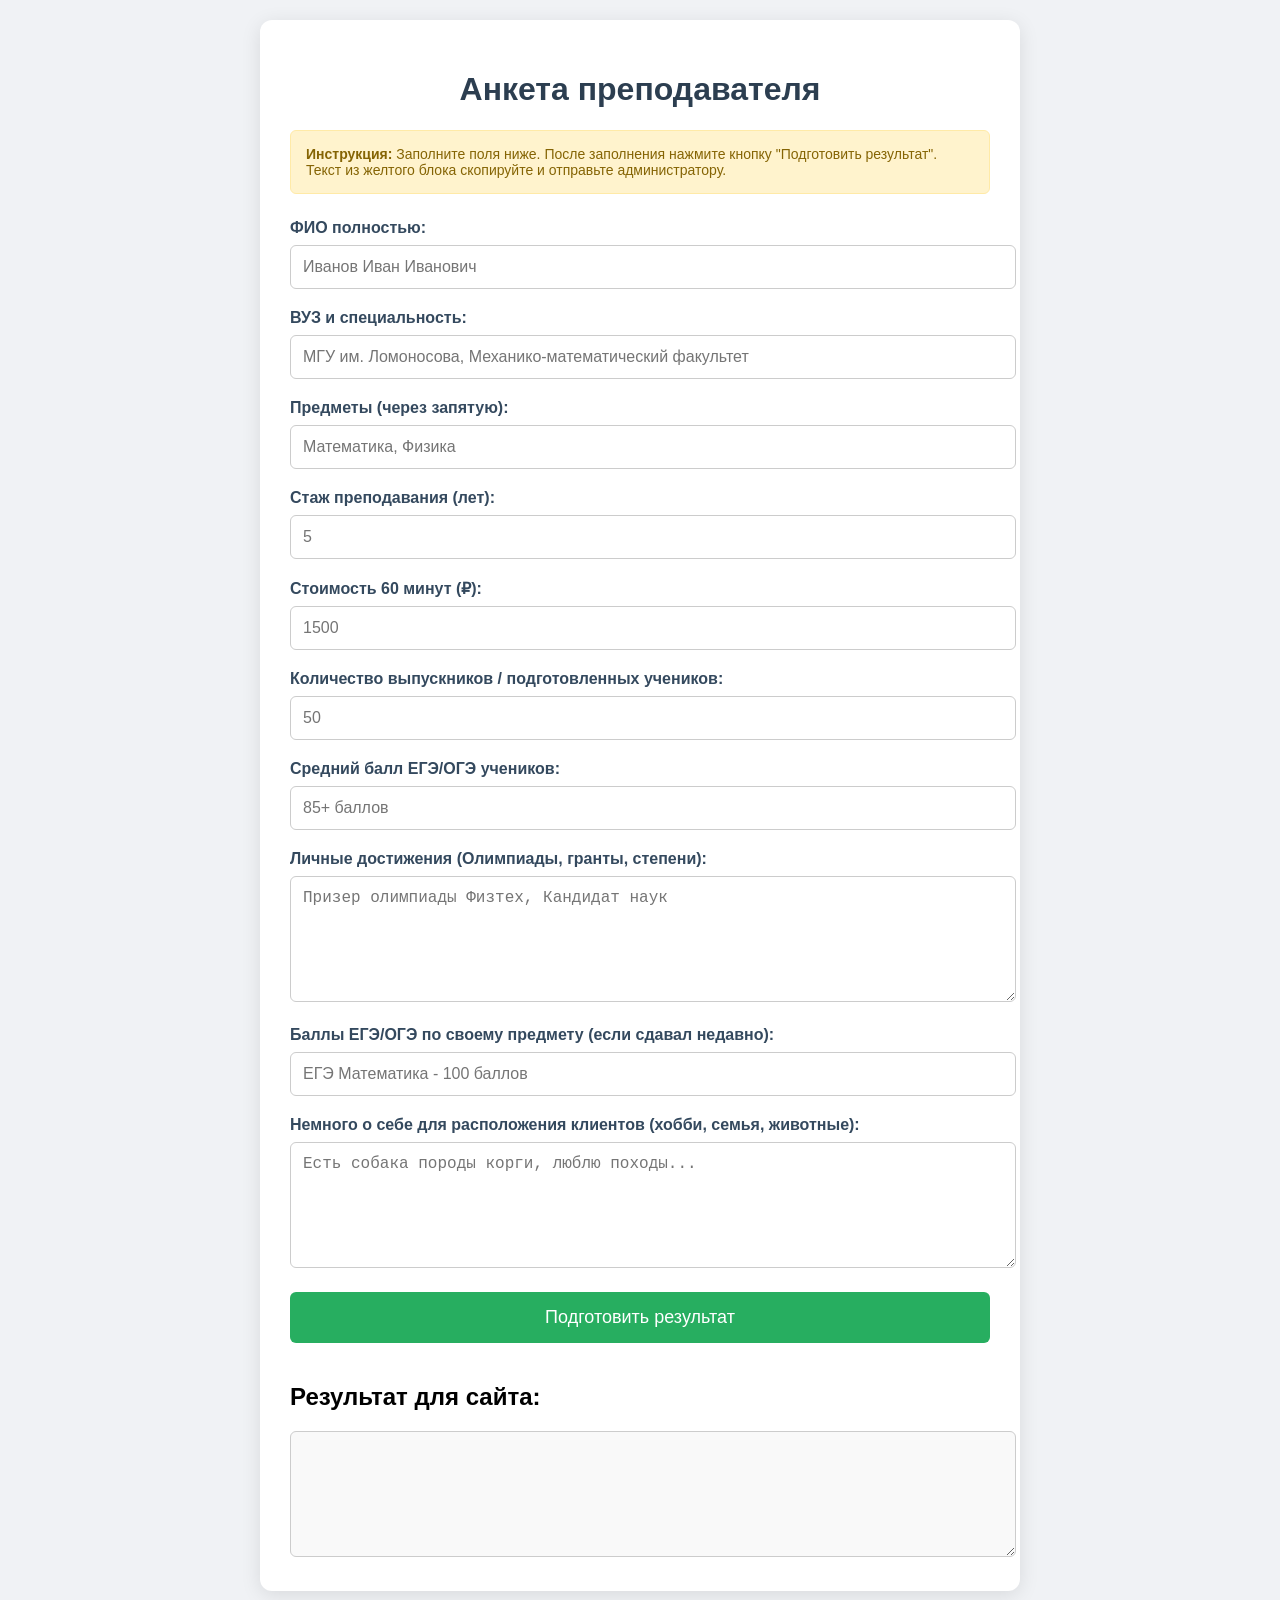
<file: application_form.html>
<!DOCTYPE html>
<html lang="ru">
<head>
    <meta charset="UTF-8">
    <title>Анкета преподавателя</title>
    <style>
        body { font-family: 'Segoe UI', Tahoma, Geneva, Verdana, sans-serif; background: #f0f2f5; margin: 0; padding: 20px; }
        .wrapper { max-width: 700px; margin: auto; background: #fff; padding: 30px; border-radius: 12px; box-shadow: 0 4px 20px rgba(0,0,0,0.1); }
        h1 { text-align: center; color: #2c3e50; }
        .form-group { margin-bottom: 20px; }
        label { display: block; margin-bottom: 8px; font-weight: bold; color: #34495e; }
        input[type="text"], input[type="number"], select, textarea {
            width: 100%; padding: 12px; border: 1px solid #ccc; border-radius: 6px; font-size: 16px;
        }
        textarea { resize: vertical; min-height: 100px; }
        button { 
            width: 100%; padding: 15px; background: #27ae60; color: white; border: none; 
            font-size: 18px; border-radius: 6px; cursor: pointer; transition: 0.3s; 
        }
        button:hover { background: #229953; }
        .instructions { background: #fff3cd; border: 1px solid #ffeaa7; color: #856404; padding: 15px; border-radius: 6px; margin-bottom: 25px; font-size: 14px; }
    </style>
</head>
<body>
    <div class="wrapper">
        <h1>Анкета преподавателя</h1>
        <div class="instructions">
            <strong>Инструкция:</strong> Заполните поля ниже. После заполнения нажмите кнопку "Подготовить результат". Текст из желтого блока скопируйте и отправьте администратору.
        </div>

        <!-- Блок ввода данных -->
        <div class="form-group">
            <label>ФИО полностью:</label>
            <input type="text" id="name" placeholder="Иванов Иван Иванович">
        </div>
        <div class="form-group">
            <label>ВУЗ и специальность:</label>
            <input type="text" id="university" placeholder="МГУ им. Ломоносова, Механико-математический факультет">
        </div>
        <div class="form-group">
            <label>Предметы (через запятую):</label>
            <input type="text" id="subjects" placeholder="Математика, Физика">
        </div>
        <div class="form-group">
            <label>Стаж преподавания (лет):</label>
            <input type="number" id="experience" placeholder="5">
        </div>
        <div class="form-group">
            <label>Стоимость 60 минут (₽):</label>
            <input type="number" id="price" placeholder="1500">
        </div>
        <div class="form-group">
            <label>Количество выпускников / подготовленных учеников:</label>
            <input type="number" id="graduates" placeholder="50">
        </div>
        <div class="form-group">
            <label>Средний балл ЕГЭ/ОГЭ учеников:</label>
            <input type="text" id="avg-grade" placeholder="85+ баллов">
        </div>
        <div class="form-group">
            <label>Личные достижения (Олимпиады, гранты, степени):</label>
            <textarea id="achievements" placeholder="Призер олимпиады Физтех, Кандидат наук"></textarea>
        </div>
        <div class="form-group">
            <label>Баллы ЕГЭ/ОГЭ по своему предмету (если сдавал недавно):</label>
            <input type="text" id="own-scores" placeholder="ЕГЭ Математика - 100 баллов">
        </div>
        <div class="form-group">
            <label>Немного о себе для расположения клиентов (хобби, семья, животные):</label>
            <textarea id="bio" placeholder="Есть собака породы корги, люблю походы..."></textarea>
        </div>

        <button onclick="generateOutput()">Подготовить результат</button>

        <!-- Блок вывода готового текста -->
        <h2 style="margin-top:40px;">Результат для сайта:</h2>
        <textarea id="output" readonly style="background:#f9f9f9;color:#333;"></textarea>
    </body>

<script>
function generateOutput() {
    const name = document.getElementById('name').value;
    const uni = document.getElementById('university').value;
    const subjects = document.getElementById('subjects').value;
    const exp = document.getElementById('experience').value;
    const price = document.getElementById('price').value;
    const grads = document.getElementById('graduates').value;
    const avg = document.getElementById('avg-grade').value;
    const ach = document.getElementById('achievements').value;
    const scores = document.getElementById('own-scores').value;
    const bio = document.getElementById('bio').value;

    const resultText = `
**Имя:** ${name}
**ВУЗ:** ${uni}
**Предметы:** ${subjects}
**Стаж:** ${exp} лет
**Цена:** ${price} ₽/час
**Выпускников:** ${grads}
**Средний балл:** ${ach !== '' ? ach + '. ' : ''}${scores !== '' ? scores + '. ' : ''}Средний балл учеников: ${avg}.
**Для клиентов:** ${bio}`;

    document.getElementById('output').value = resultText.trim();
}
</script>

</html>
</file>
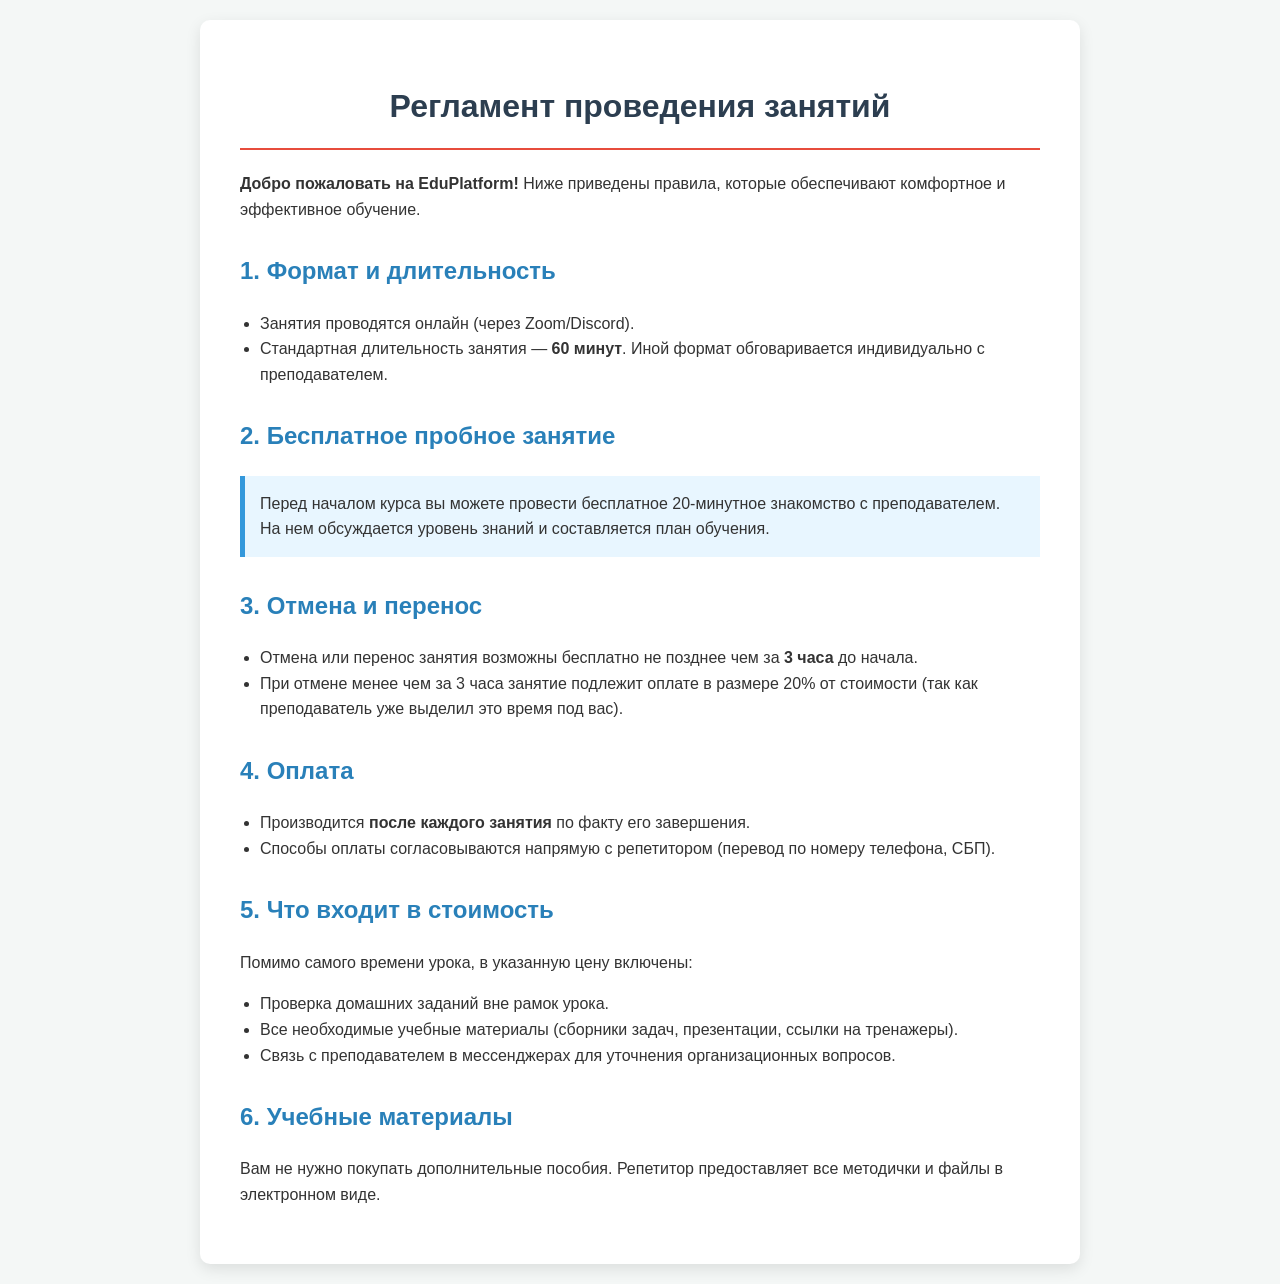
<file: rules.html>
<!DOCTYPE html>
<html lang="ru">
<head>
    <meta charset="UTF-8">
    <title>Регламент занятий</title>
    <style>
        body { font-family: Arial, sans-serif; line-height: 1.6; margin: 0; padding: 20px; background-color: #f4f7f6; color: #333; }
        .container { max-width: 800px; margin: auto; background: #fff; padding: 40px; border-radius: 10px; box-shadow: 0 5px 15px rgba(0,0,0,0.1); }
        h1 { text-align: center; color: #2c3e50; border-bottom: 2px solid #e74c3c; padding-bottom: 15px; }
        h2 { color: #2980b9; margin-top: 30px; }
        ul { padding-left: 20px; }
        .highlight-box { background: #e8f6ff; border-left: 5px solid #3498db; padding: 15px; margin: 20px 0; }
    </style>
</head>
<body>
    <div class="container">
        <h1>Регламент проведения занятий</h1>
        
        <p><strong>Добро пожаловать на EduPlatform!</strong> Ниже приведены правила, которые обеспечивают комфортное и эффективное обучение.</p>

        <h2>1. Формат и длительность</h2>
        <ul>
            <li>Занятия проводятся онлайн (через Zoom/Discord).</li>
            <li>Стандартная длительность занятия — <strong>60 минут</strong>. Иной формат обговаривается индивидуально с преподавателем.</li>
        </ul>

        <h2>2. Бесплатное пробное занятие</h2>
        <div class="highlight-box">
            Перед началом курса вы можете провести бесплатное 20-минутное знакомство с преподавателем. На нем обсуждается уровень знаний и составляется план обучения.
        </div>

        <h2>3. Отмена и перенос</h2>
        <ul>
            <li>Отмена или перенос занятия возможны бесплатно не позднее чем за <strong>3 часа</strong> до начала.</li>
            <li>При отмене менее чем за 3 часа занятие подлежит оплате в размере 20% от стоимости (так как преподаватель уже выделил это время под вас).</li>
        </ul>

        <h2>4. Оплата</h2>
        <ul>
            <li>Производится <strong>после каждого занятия</strong> по факту его завершения.</li>
            <li>Способы оплаты согласовываются напрямую с репетитором (перевод по номеру телефона, СБП).</li>
        </ul>

        <h2>5. Что входит в стоимость</h2>
        <p>Помимо самого времени урока, в указанную цену включены:</p>
        <ul>
            <li>Проверка домашних заданий вне рамок урока.</li>
            <li>Все необходимые учебные материалы (сборники задач, презентации, ссылки на тренажеры).</li>
            <li>Связь с преподавателем в мессенджерах для уточнения организационных вопросов.</li>
        </ul>

        <h2>6. Учебные материалы</h2>
        <p>Вам не нужно покупать дополнительные пособия. Репетитор предоставляет все методички и файлы в электронном виде.</p>
    </div>
</body>
</html>
</file>
